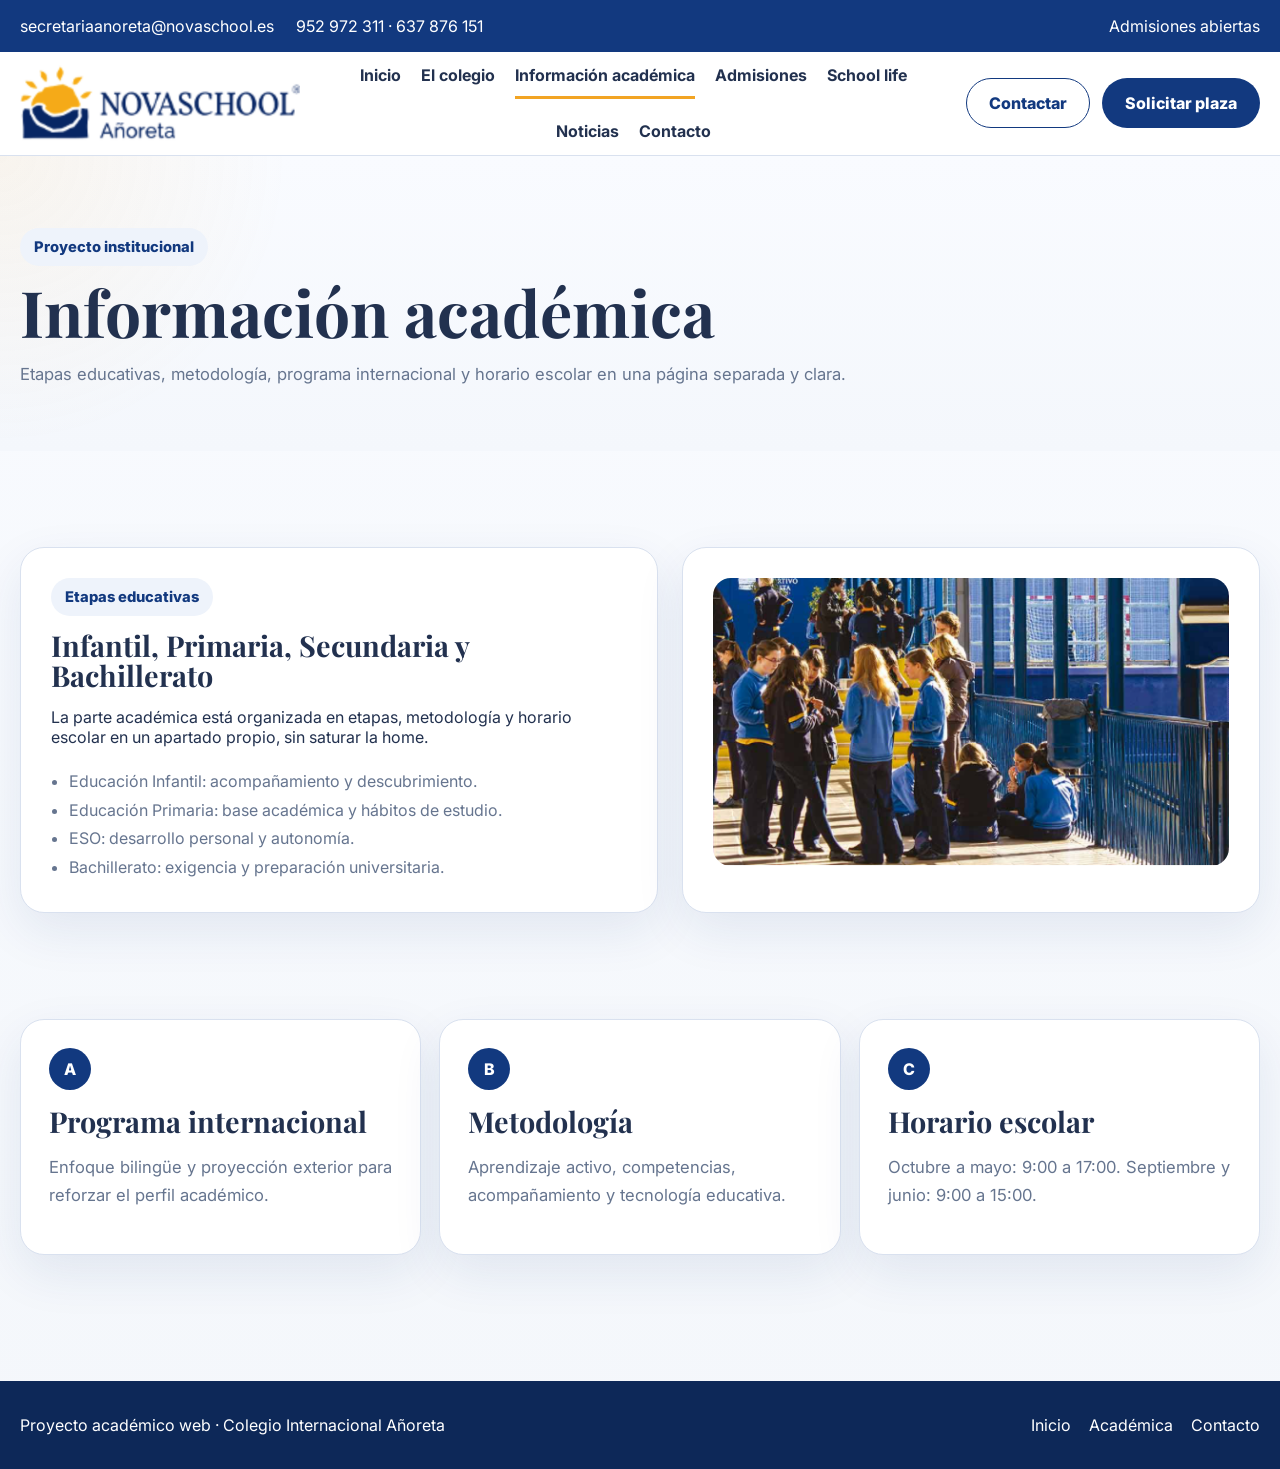
<file: academica.html>
<!DOCTYPE html><html lang="es"><head>
  <meta charset="UTF-8" />
  <meta name="viewport" content="width=device-width, initial-scale=1.0" />
  <title>Información académica | Colegio Internacional Añoreta</title>
  <meta name="description" content="Página interna del proyecto académico institucional." />
  <meta name="theme-color" content="#12397f" />
  <link rel="preconnect" href="https://fonts.googleapis.com">
  <link rel="preconnect" href="https://fonts.gstatic.com" crossorigin>
  <link href="https://fonts.googleapis.com/css2?family=Playfair+Display:wght@600;700;800&family=Inter:wght@400;500;600;700;800&display=swap" rel="stylesheet">
  <link rel="stylesheet" href="styles.css" />
</head><body><div class="topbar"><div class="container topbar-inner"><div class="topbar-group"><span>secretariaanoreta@novaschool.es</span><span>952 972 311 · 637 876 151</span></div><div class="topbar-group"><span>Admisiones abiertas</span></div></div></div><header class="site-header"><div class="container nav"><a class="brand" href="index.html"><img src="assets/logo.png" alt="Logo Novaschool Añoreta"></a><nav class="desktop-nav"><a href="index.html" class="">Inicio</a><a href="colegio.html" class="">El colegio</a><a href="academica.html" class="active">Información académica</a><a href="admisiones.html" class="">Admisiones</a><a href="school-life.html" class="">School life</a><a href="noticias.html" class="">Noticias</a><a href="contacto.html" class="">Contacto</a></nav><div class="nav-actions"><a class="btn btn-secondary" href="contacto.html">Contactar</a><a class="btn btn-primary" href="solicitud-plaza.html">Solicitar plaza</a></div><button class="menu-toggle" aria-label="Abrir menú">☰</button></div><div class="mobile-menu"><a href="index.html">Inicio</a><a href="colegio.html">El colegio</a><a href="academica.html">Información académica</a><a href="admisiones.html">Admisiones</a><a href="school-life.html">School life</a><a href="noticias.html">Noticias</a><a href="contacto.html">Contacto</a></div></header><section class="page-hero"><div class="container"><span class="eyebrow">Proyecto institucional</span><h1>Información académica</h1><p>Etapas educativas, metodología, programa internacional y horario escolar en una página separada y clara.</p></div></section><section class="section"><div class="container page-grid"><div class="page-panel"><span class="eyebrow">Etapas educativas</span><h2>Infantil, Primaria, Secundaria y Bachillerato</h2><p>La parte académica está organizada en etapas, metodología y horario escolar en un apartado propio, sin saturar la home.</p><ul class="list"><li>Educación Infantil: acompañamiento y descubrimiento.</li><li>Educación Primaria: base académica y hábitos de estudio.</li><li>ESO: desarrollo personal y autonomía.</li><li>Bachillerato: exigencia y preparación universitaria.</li></ul></div><div class="page-panel"><img src="assets/infantil.jpg" alt="Etapa infantil"></div></div></section><section class="section" style="padding-top:10px;"><div class="container timeline"><article class="timeline-card"><div class="timeline-step">A</div><h3>Programa internacional</h3><p>Enfoque bilingüe y proyección exterior para reforzar el perfil académico.</p></article><article class="timeline-card"><div class="timeline-step">B</div><h3>Metodología</h3><p>Aprendizaje activo, competencias, acompañamiento y tecnología educativa.</p></article><article class="timeline-card"><div class="timeline-step">C</div><h3>Horario escolar</h3><p>Octubre a mayo: 9:00 a 17:00. Septiembre y junio: 9:00 a 15:00.</p></article></div></section><footer class="footer"><div class="container footer-inner"><div>Proyecto académico web · Colegio Internacional Añoreta</div><div class="footer-links"><a href="index.html">Inicio</a><a href="academica.html">Académica</a><a href="contacto.html">Contacto</a></div></div></footer><script src="script.js"></script></body></html>
</file>
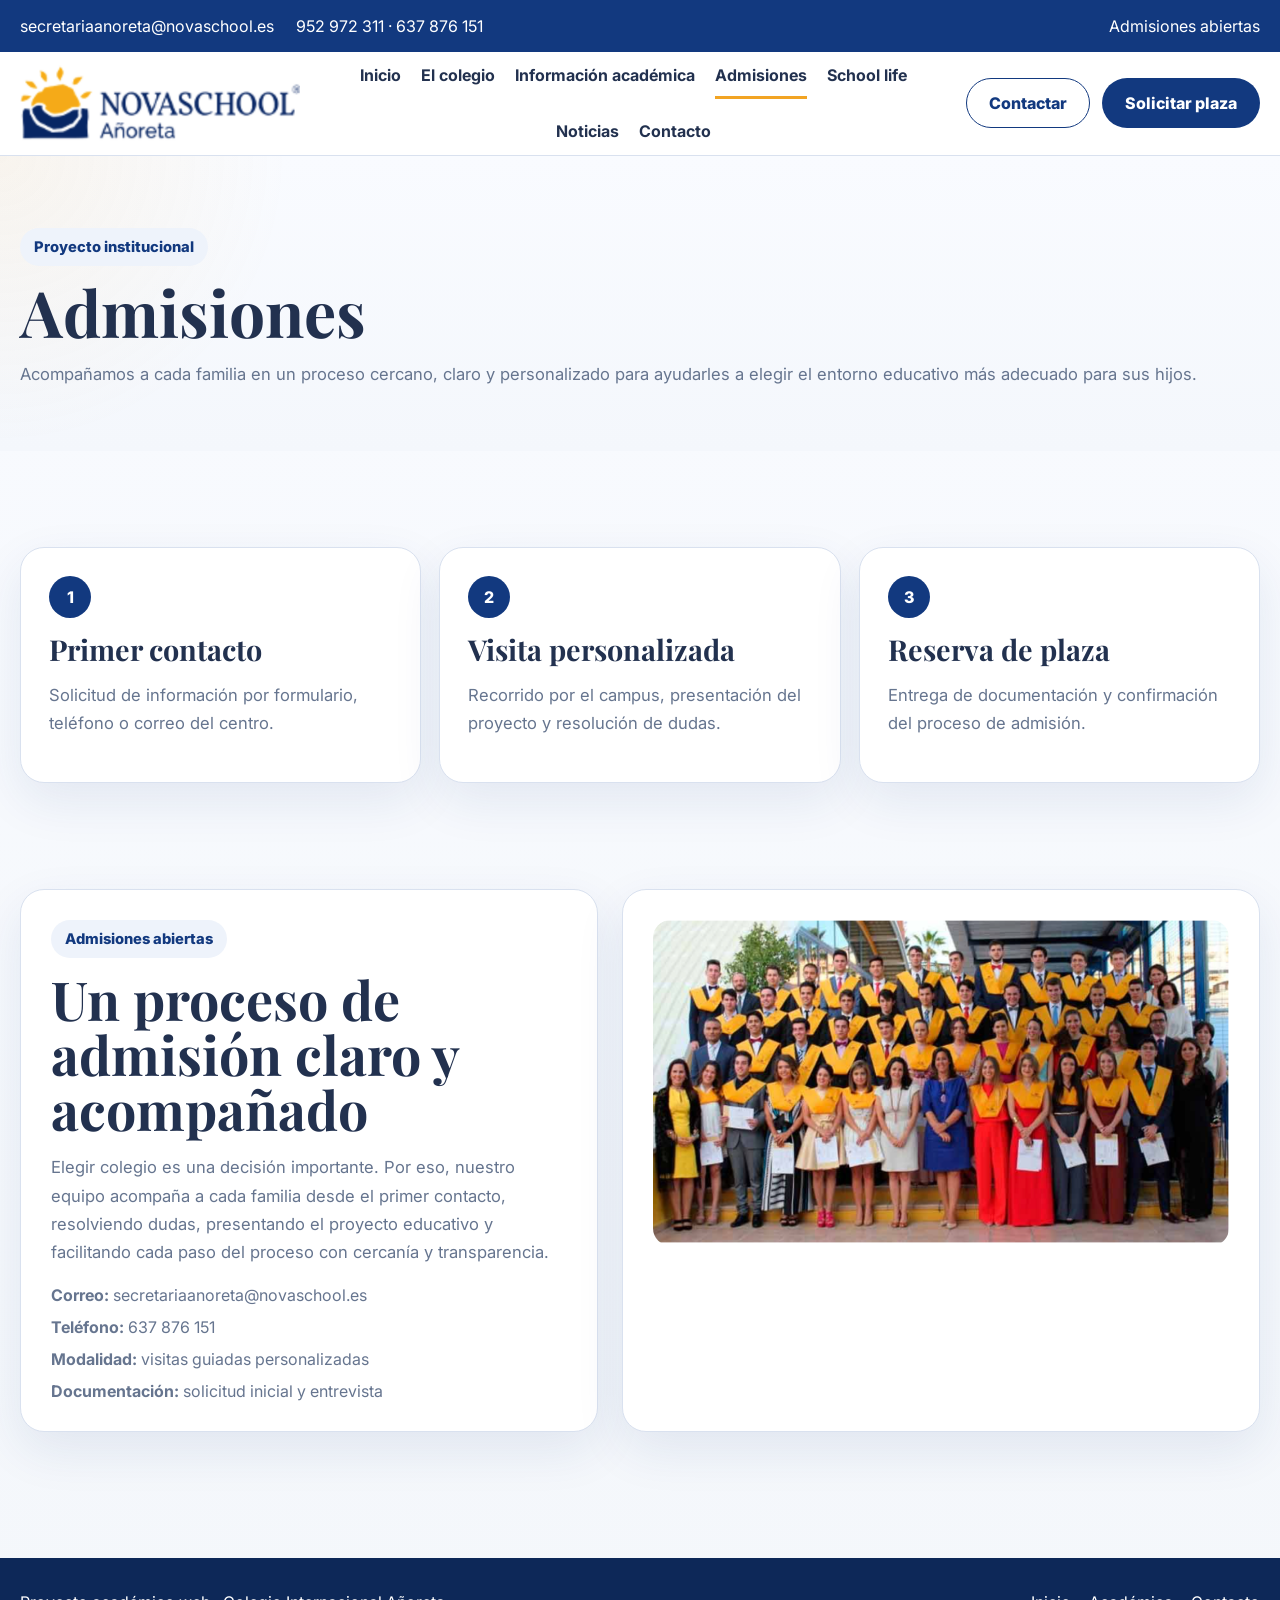
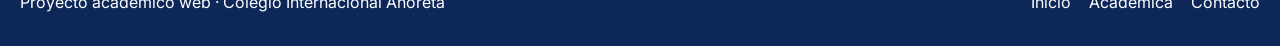
<file: admisiones.html>
<!DOCTYPE html><html lang="es"><head>
  <meta charset="UTF-8" />
  <meta name="viewport" content="width=device-width, initial-scale=1.0" />
  <title>Admisiones | Colegio Internacional Añoreta</title>
  <meta name="description" content="Página interna del proyecto académico institucional." />
  <meta name="theme-color" content="#12397f" />
  <link rel="preconnect" href="https://fonts.googleapis.com">
  <link rel="preconnect" href="https://fonts.gstatic.com" crossorigin>
  <link href="https://fonts.googleapis.com/css2?family=Playfair+Display:wght@600;700;800&family=Inter:wght@400;500;600;700;800&display=swap" rel="stylesheet">
  <link rel="stylesheet" href="styles.css" />
</head><body><div class="topbar"><div class="container topbar-inner"><div class="topbar-group"><span>secretariaanoreta@novaschool.es</span><span>952 972 311 · 637 876 151</span></div><div class="topbar-group"><span>Admisiones abiertas</span></div></div></div><header class="site-header"><div class="container nav"><a class="brand" href="index.html"><img src="assets/logo.png" alt="Logo Novaschool Añoreta"></a><nav class="desktop-nav"><a href="index.html" class="">Inicio</a><a href="colegio.html" class="">El colegio</a><a href="academica.html" class="">Información académica</a><a href="admisiones.html" class="active">Admisiones</a><a href="school-life.html" class="">School life</a><a href="noticias.html" class="">Noticias</a><a href="contacto.html" class="">Contacto</a></nav><div class="nav-actions"><a class="btn btn-secondary" href="contacto.html">Contactar</a><a class="btn btn-primary" href="solicitud-plaza.html">Solicitar plaza</a></div><button class="menu-toggle" aria-label="Abrir menú">☰</button></div><div class="mobile-menu"><a href="index.html">Inicio</a><a href="colegio.html">El colegio</a><a href="academica.html">Información académica</a><a href="admisiones.html">Admisiones</a><a href="school-life.html">School life</a><a href="noticias.html">Noticias</a><a href="contacto.html">Contacto</a></div></header><section class="page-hero"><div class="container"><span class="eyebrow">Proyecto institucional</span><h1>Admisiones</h1><p>Acompañamos a cada familia en un proceso cercano, claro y personalizado para ayudarles a elegir el entorno educativo más adecuado para sus hijos.</p></div></section><section class="section"><div class="container timeline"><article class="timeline-card"><div class="timeline-step">1</div><h3>Primer contacto</h3><p>Solicitud de información por formulario, teléfono o correo del centro.</p></article><article class="timeline-card"><div class="timeline-step">2</div><h3>Visita personalizada</h3><p>Recorrido por el campus, presentación del proyecto y resolución de dudas.</p></article><article class="timeline-card"><div class="timeline-step">3</div><h3>Reserva de plaza</h3><p>Entrega de documentación y confirmación del proceso de admisión.</p></article></div></section><section class="section" style="padding-top:10px;"><div class="container contact-grid"><div class="contact-card"><span class="eyebrow">Admisiones abiertas</span><h2>Un proceso de admisión claro y acompañado</h2><p>Elegir colegio es una decisión importante. Por eso, nuestro equipo acompaña a cada familia desde el primer contacto, resolviendo dudas, presentando el proyecto educativo y facilitando cada paso del proceso con cercanía y transparencia.</p><ul class="contact-list"><li><strong>Correo:</strong> secretariaanoreta@novaschool.es</li><li><strong>Teléfono:</strong> 637 876 151</li><li><strong>Modalidad:</strong> visitas guiadas personalizadas</li><li><strong>Documentación:</strong> solicitud inicial y entrevista</li></ul></div><div class="page-panel"><img src="assets/campus_edificio_2.png" alt="Campus del colegio"></div></div></section><footer class="footer"><div class="container footer-inner"><div>Proyecto académico web · Colegio Internacional Añoreta</div><div class="footer-links"><a href="index.html">Inicio</a><a href="academica.html">Académica</a><a href="contacto.html">Contacto</a></div></div></footer><script src="script.js"></script></body></html>
</file>
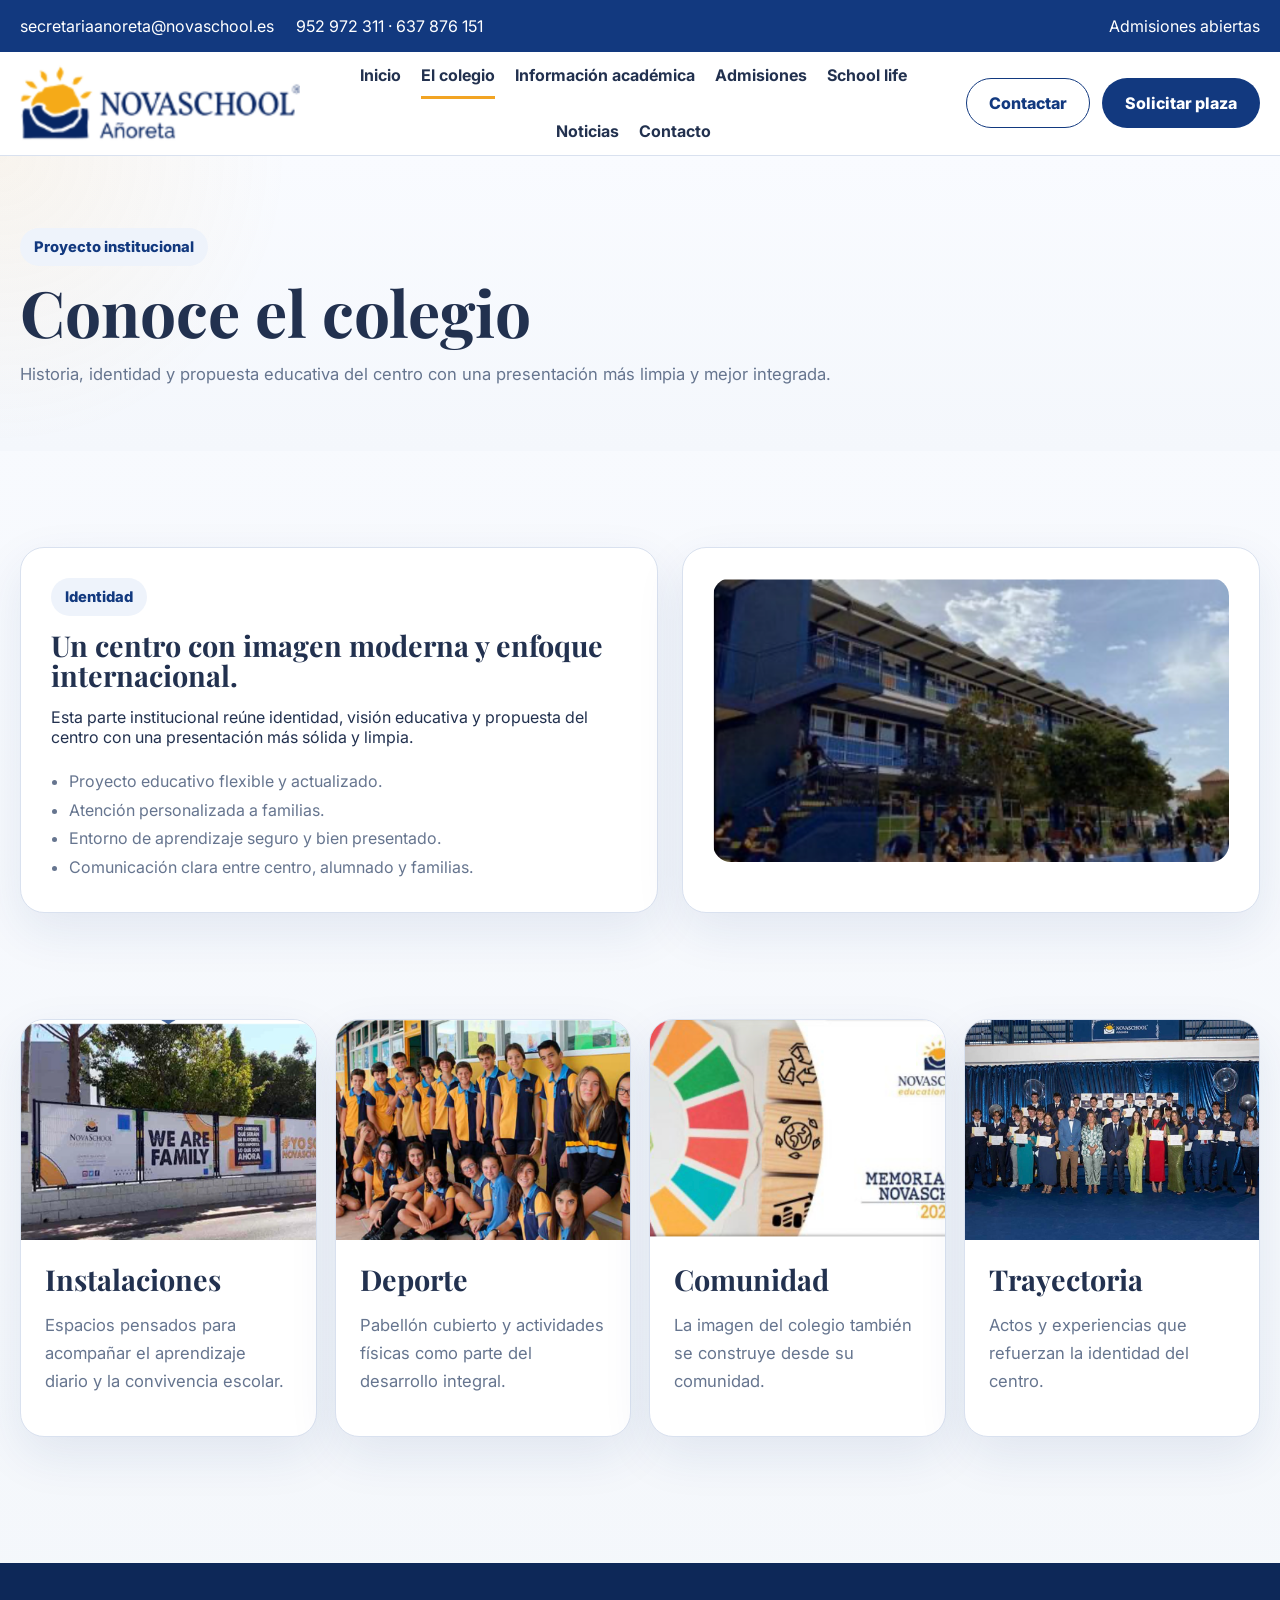
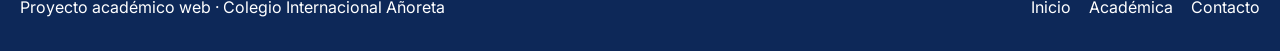
<file: colegio.html>
<!DOCTYPE html><html lang="es"><head>
  <meta charset="UTF-8" />
  <meta name="viewport" content="width=device-width, initial-scale=1.0" />
  <title>El colegio | Colegio Internacional Añoreta</title>
  <meta name="description" content="Página interna del proyecto académico institucional." />
  <meta name="theme-color" content="#12397f" />
  <link rel="preconnect" href="https://fonts.googleapis.com">
  <link rel="preconnect" href="https://fonts.gstatic.com" crossorigin>
  <link href="https://fonts.googleapis.com/css2?family=Playfair+Display:wght@600;700;800&family=Inter:wght@400;500;600;700;800&display=swap" rel="stylesheet">
  <link rel="stylesheet" href="styles.css" />
</head><body><div class="topbar"><div class="container topbar-inner"><div class="topbar-group"><span>secretariaanoreta@novaschool.es</span><span>952 972 311 · 637 876 151</span></div><div class="topbar-group"><span>Admisiones abiertas</span></div></div></div><header class="site-header"><div class="container nav"><a class="brand" href="index.html"><img src="assets/logo.png" alt="Logo Novaschool Añoreta"></a><nav class="desktop-nav"><a href="index.html" class="">Inicio</a><a href="colegio.html" class="active">El colegio</a><a href="academica.html" class="">Información académica</a><a href="admisiones.html" class="">Admisiones</a><a href="school-life.html" class="">School life</a><a href="noticias.html" class="">Noticias</a><a href="contacto.html" class="">Contacto</a></nav><div class="nav-actions"><a class="btn btn-secondary" href="contacto.html">Contactar</a><a class="btn btn-primary" href="solicitud-plaza.html">Solicitar plaza</a></div><button class="menu-toggle" aria-label="Abrir menú">☰</button></div><div class="mobile-menu"><a href="index.html">Inicio</a><a href="colegio.html">El colegio</a><a href="academica.html">Información académica</a><a href="admisiones.html">Admisiones</a><a href="school-life.html">School life</a><a href="noticias.html">Noticias</a><a href="contacto.html">Contacto</a></div></header><section class="page-hero"><div class="container"><span class="eyebrow">Proyecto institucional</span><h1>Conoce el colegio</h1><p>Historia, identidad y propuesta educativa del centro con una presentación más limpia y mejor integrada.</p></div></section><section class="section"><div class="container page-grid"><div class="page-panel"><span class="eyebrow">Identidad</span><h2>Un centro con imagen moderna y enfoque internacional.</h2><p>Esta parte institucional reúne identidad, visión educativa y propuesta del centro con una presentación más sólida y limpia.</p><ul class="list"><li>Proyecto educativo flexible y actualizado.</li><li>Atención personalizada a familias.</li><li>Entorno de aprendizaje seguro y bien presentado.</li><li>Comunicación clara entre centro, alumnado y familias.</li></ul></div><div class="page-panel"><img src="assets/edificio_azul.png" alt="Fachada del colegio"></div></div></section><section class="section" style="padding-top:10px;"><div class="container cards-grid"><article class="card"><img src="assets/campus_entrada.jpg" alt="Campus"><div class="card-body"><h3>Instalaciones</h3><p>Espacios pensados para acompañar el aprendizaje diario y la convivencia escolar.</p></div></article><article class="card"><img src="assets/pabellon_2.png" alt="Pabellón"><div class="card-body"><h3>Deporte</h3><p>Pabellón cubierto y actividades físicas como parte del desarrollo integral.</p></div></article><article class="card"><img src="assets/alumnado_pasillo.png" alt="Alumnado"><div class="card-body"><h3>Comunidad</h3><p>La imagen del colegio también se construye desde su comunidad.</p></div></article><article class="card"><img src="assets/graduacion_1.jpg" alt="Graduación"><div class="card-body"><h3>Trayectoria</h3><p>Actos y experiencias que refuerzan la identidad del centro.</p></div></article></div></section><footer class="footer"><div class="container footer-inner"><div>Proyecto académico web · Colegio Internacional Añoreta</div><div class="footer-links"><a href="index.html">Inicio</a><a href="academica.html">Académica</a><a href="contacto.html">Contacto</a></div></div></footer><script src="script.js"></script></body></html>
</file>
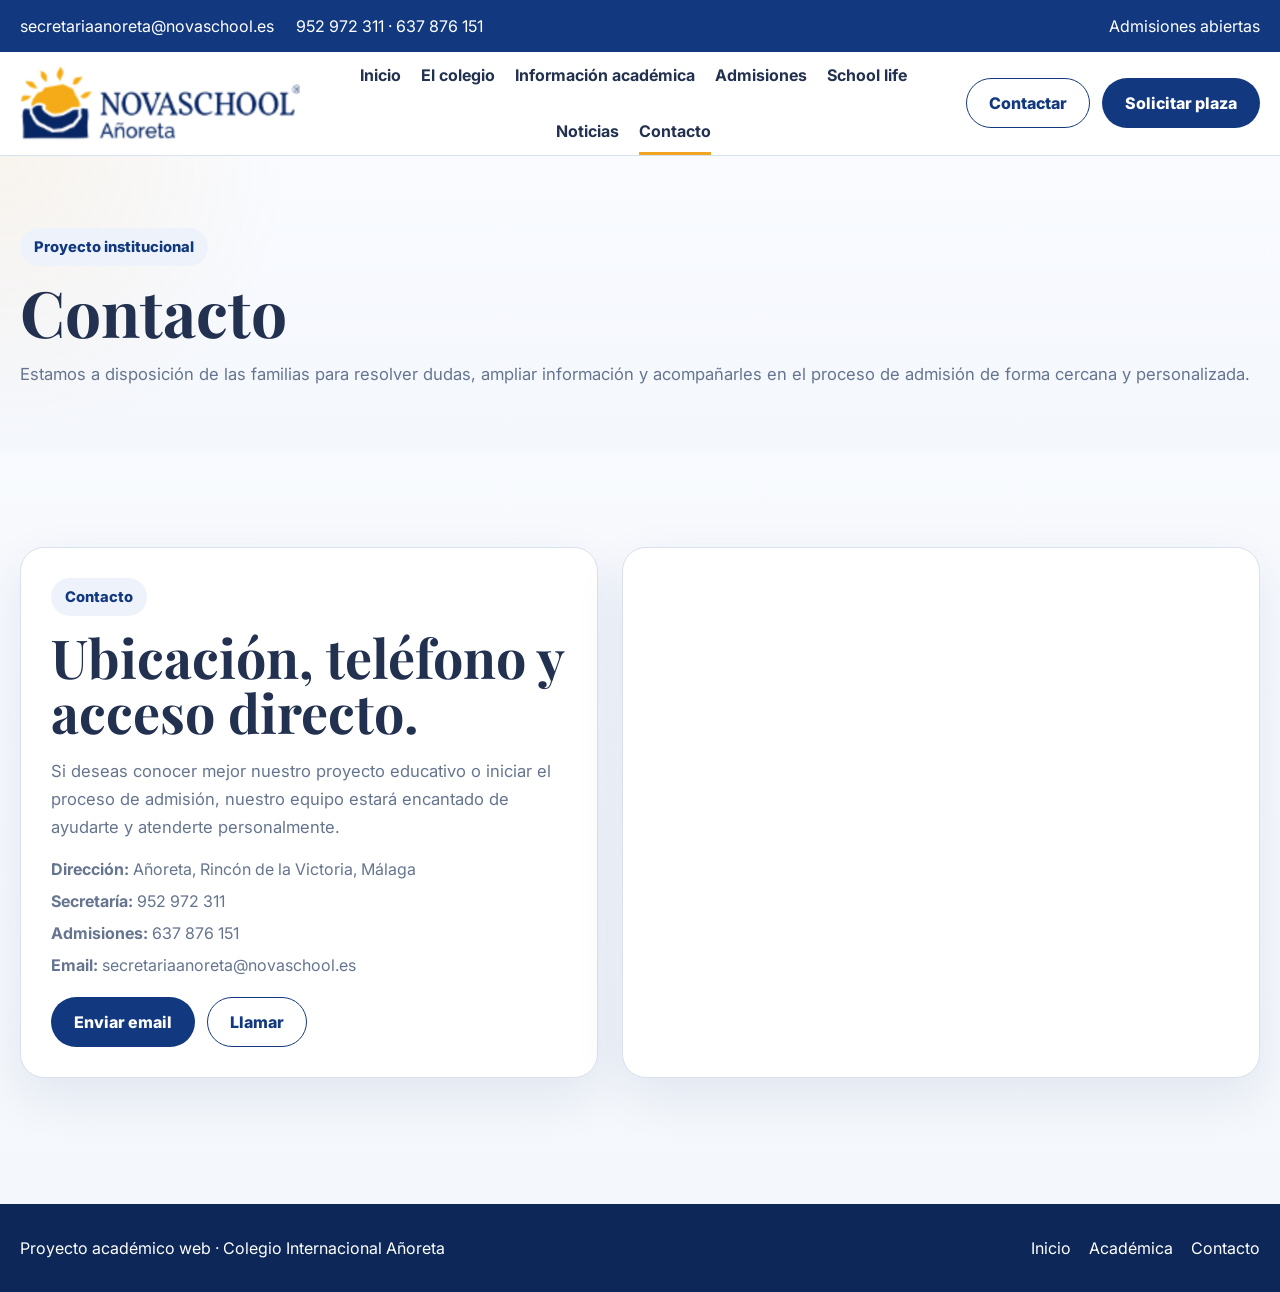
<file: contacto.html>
<!DOCTYPE html><html lang="es"><head>
  <meta charset="UTF-8" />
  <meta name="viewport" content="width=device-width, initial-scale=1.0" />
  <title>Contacto | Colegio Internacional Añoreta</title>
  <meta name="description" content="Página interna del proyecto académico institucional." />
  <meta name="theme-color" content="#12397f" />
  <link rel="preconnect" href="https://fonts.googleapis.com">
  <link rel="preconnect" href="https://fonts.gstatic.com" crossorigin>
  <link href="https://fonts.googleapis.com/css2?family=Playfair+Display:wght@600;700;800&family=Inter:wght@400;500;600;700;800&display=swap" rel="stylesheet">
  <link rel="stylesheet" href="styles.css" />
</head><body><div class="topbar"><div class="container topbar-inner"><div class="topbar-group"><span>secretariaanoreta@novaschool.es</span><span>952 972 311 · 637 876 151</span></div><div class="topbar-group"><span>Admisiones abiertas</span></div></div></div><header class="site-header"><div class="container nav"><a class="brand" href="index.html"><img src="assets/logo.png" alt="Logo Novaschool Añoreta"></a><nav class="desktop-nav"><a href="index.html" class="">Inicio</a><a href="colegio.html" class="">El colegio</a><a href="academica.html" class="">Información académica</a><a href="admisiones.html" class="">Admisiones</a><a href="school-life.html" class="">School life</a><a href="noticias.html" class="">Noticias</a><a href="contacto.html" class="active">Contacto</a></nav><div class="nav-actions"><a class="btn btn-secondary" href="contacto.html">Contactar</a><a class="btn btn-primary" href="solicitud-plaza.html">Solicitar plaza</a></div><button class="menu-toggle" aria-label="Abrir menú">☰</button></div><div class="mobile-menu"><a href="index.html">Inicio</a><a href="colegio.html">El colegio</a><a href="academica.html">Información académica</a><a href="admisiones.html">Admisiones</a><a href="school-life.html">School life</a><a href="noticias.html">Noticias</a><a href="contacto.html">Contacto</a></div></header><section class="page-hero"><div class="container"><span class="eyebrow">Proyecto institucional</span><h1>Contacto</h1><p>Estamos a disposición de las familias para resolver dudas, ampliar información y acompañarles en el proceso de admisión de forma cercana y personalizada.</p></div></section><section class="section"><div class="container contact-grid"><div class="contact-card"><span class="eyebrow">Contacto</span><h2>Ubicación, teléfono y acceso directo.</h2><p>Si deseas conocer mejor nuestro proyecto educativo o iniciar el proceso de admisión, nuestro equipo estará encantado de ayudarte y atenderte personalmente.</p><ul class="contact-list"><li><strong>Dirección:</strong> Añoreta, Rincón de la Victoria, Málaga</li><li><strong>Secretaría:</strong> 952 972 311</li><li><strong>Admisiones:</strong> 637 876 151</li><li><strong>Email:</strong> secretariaanoreta@novaschool.es</li></ul><div style="margin-top:22px;display:flex;gap:12px;flex-wrap:wrap;"><a class="btn btn-primary" href="mailto:secretariaanoreta@novaschool.es">Enviar email</a><a class="btn btn-secondary" href="tel:+34952972311">Llamar</a></div></div><div class="contact-card" style="padding:18px;"><iframe class="map-embed" title="Mapa del colegio" src="https://www.google.com/maps?q=A%C3%B1oreta%20Rinc%C3%B3n%20de%20la%20Victoria%20M%C3%A1laga&output=embed" loading="lazy"></iframe></div></div></section><footer class="footer"><div class="container footer-inner"><div>Proyecto académico web · Colegio Internacional Añoreta</div><div class="footer-links"><a href="index.html">Inicio</a><a href="academica.html">Académica</a><a href="contacto.html">Contacto</a></div></div></footer><script src="script.js"></script></body></html>
</file>
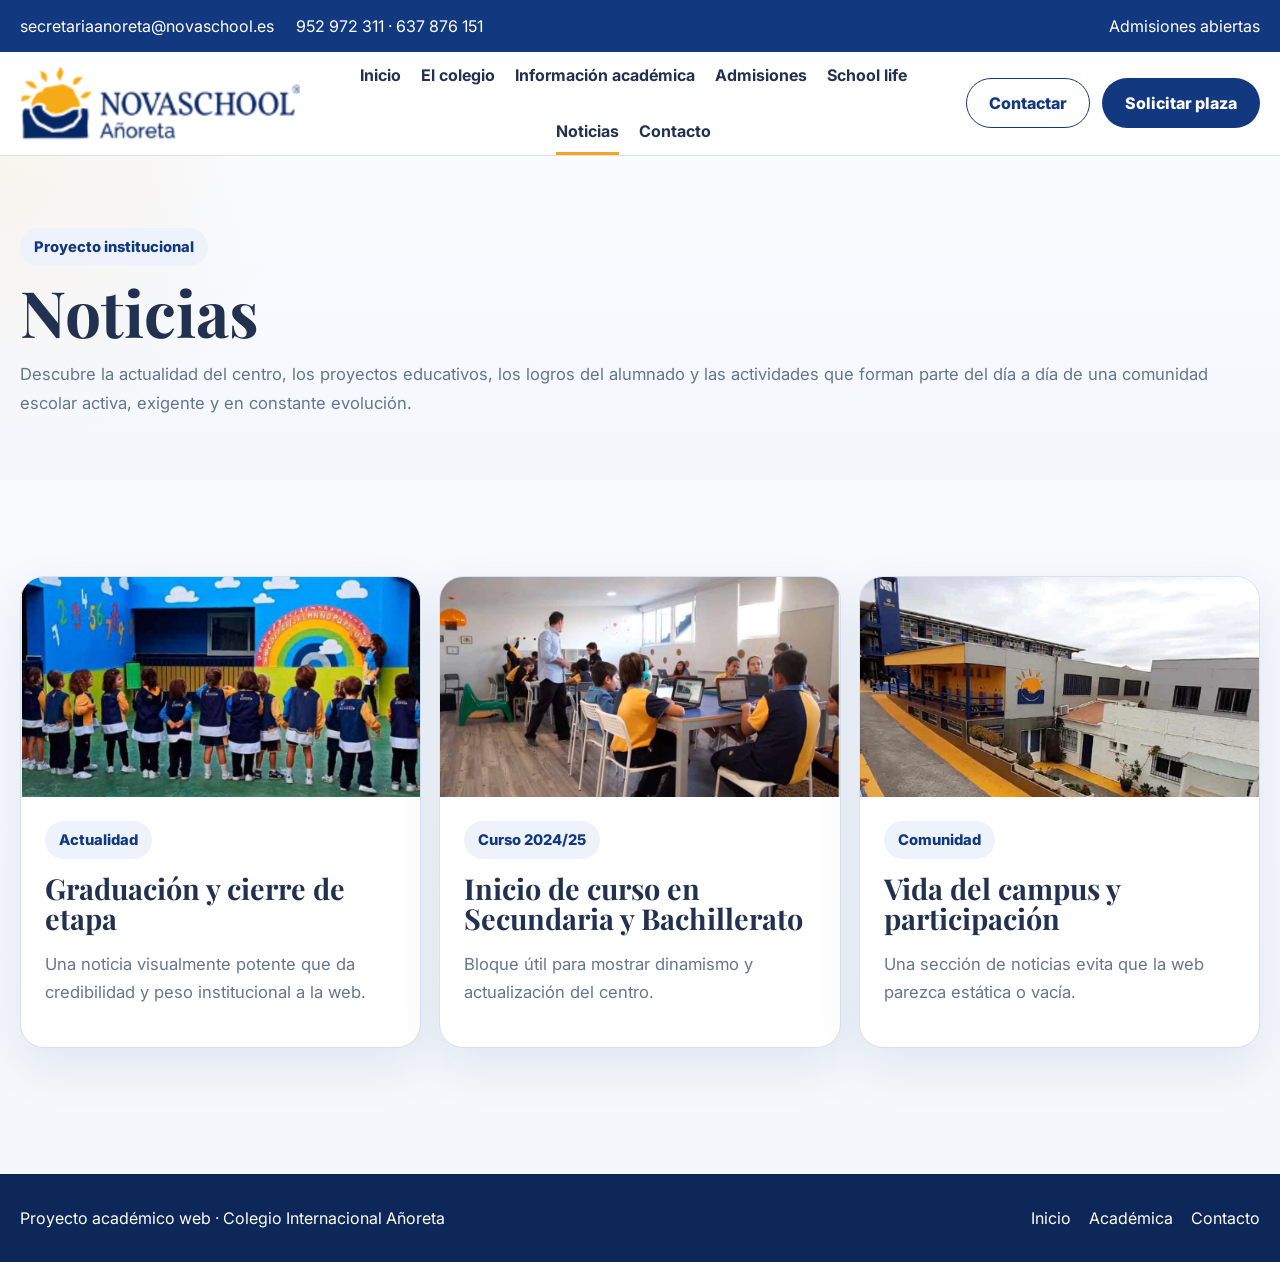
<file: noticias.html>
<!DOCTYPE html><html lang="es"><head>
  <meta charset="UTF-8" />
  <meta name="viewport" content="width=device-width, initial-scale=1.0" />
  <title>Noticias | Colegio Internacional Añoreta</title>
  <meta name="description" content="Página interna del proyecto académico institucional." />
  <meta name="theme-color" content="#12397f" />
  <link rel="preconnect" href="https://fonts.googleapis.com">
  <link rel="preconnect" href="https://fonts.gstatic.com" crossorigin>
  <link href="https://fonts.googleapis.com/css2?family=Playfair+Display:wght@600;700;800&family=Inter:wght@400;500;600;700;800&display=swap" rel="stylesheet">
  <link rel="stylesheet" href="styles.css" />
</head><body><div class="topbar"><div class="container topbar-inner"><div class="topbar-group"><span>secretariaanoreta@novaschool.es</span><span>952 972 311 · 637 876 151</span></div><div class="topbar-group"><span>Admisiones abiertas</span></div></div></div><header class="site-header"><div class="container nav"><a class="brand" href="index.html"><img src="assets/logo.png" alt="Logo Novaschool Añoreta"></a><nav class="desktop-nav"><a href="index.html" class="">Inicio</a><a href="colegio.html" class="">El colegio</a><a href="academica.html" class="">Información académica</a><a href="admisiones.html" class="">Admisiones</a><a href="school-life.html" class="">School life</a><a href="noticias.html" class="active">Noticias</a><a href="contacto.html" class="">Contacto</a></nav><div class="nav-actions"><a class="btn btn-secondary" href="contacto.html">Contactar</a><a class="btn btn-primary" href="solicitud-plaza.html">Solicitar plaza</a></div><button class="menu-toggle" aria-label="Abrir menú">☰</button></div><div class="mobile-menu"><a href="index.html">Inicio</a><a href="colegio.html">El colegio</a><a href="academica.html">Información académica</a><a href="admisiones.html">Admisiones</a><a href="school-life.html">School life</a><a href="noticias.html">Noticias</a><a href="contacto.html">Contacto</a></div></header><section class="page-hero"><div class="container"><span class="eyebrow">Proyecto institucional</span><h1>Noticias</h1><p>Descubre la actualidad del centro, los proyectos educativos, los logros del alumnado y las actividades que forman parte del día a día de una comunidad escolar activa, exigente y en constante evolución.</p></div></section><section class="section"><div class="container news-grid"><article class="news-card"><img src="assets/graduacion_2.png" alt="Graduación"><div class="news-body"><span class="eyebrow">Actualidad</span><h3>Graduación y cierre de etapa</h3><p>Una noticia visualmente potente que da credibilidad y peso institucional a la web.</p></div></article><article class="news-card"><img src="assets/campus_entrada_2.png" alt="Inicio de curso"><div class="news-body"><span class="eyebrow">Curso 2024/25</span><h3>Inicio de curso en Secundaria y Bachillerato</h3><p>Bloque útil para mostrar dinamismo y actualización del centro.</p></div></article><article class="news-card"><img src="assets/campus_pasillo.jpg" alt="Actividad escolar"><div class="news-body"><span class="eyebrow">Comunidad</span><h3>Vida del campus y participación</h3><p>Una sección de noticias evita que la web parezca estática o vacía.</p></div></article></div></section><footer class="footer"><div class="container footer-inner"><div>Proyecto académico web · Colegio Internacional Añoreta</div><div class="footer-links"><a href="index.html">Inicio</a><a href="academica.html">Académica</a><a href="contacto.html">Contacto</a></div></div></footer><script src="script.js"></script></body></html>
</file>
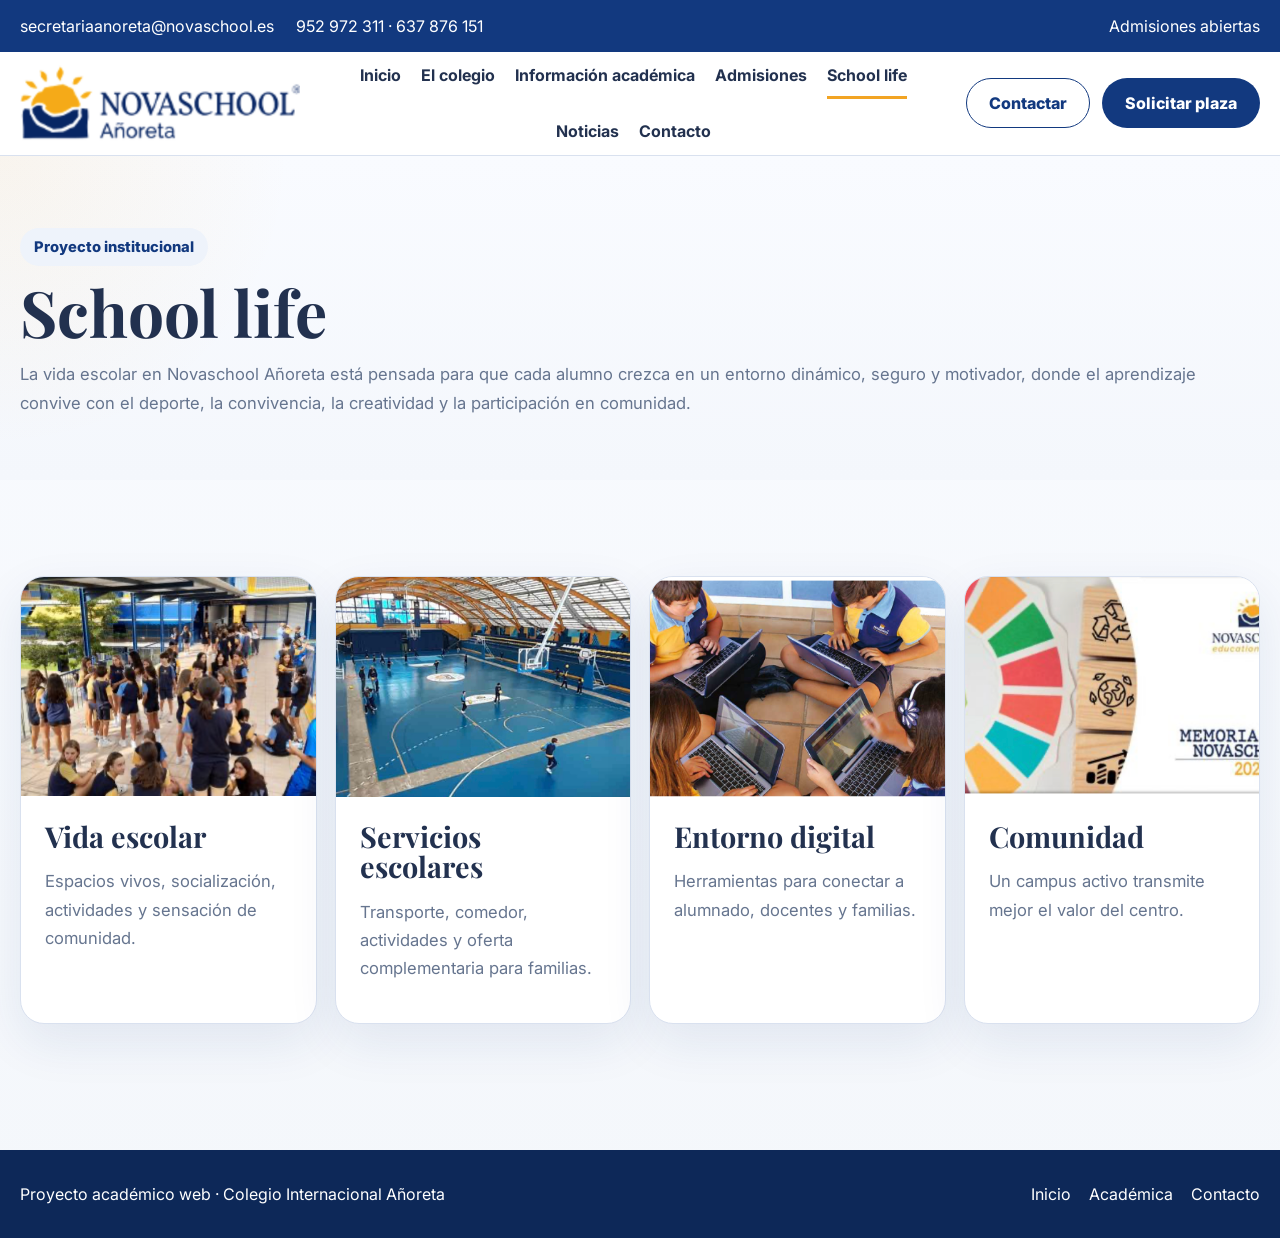
<file: school-life.html>
<!DOCTYPE html><html lang="es"><head>
  <meta charset="UTF-8" />
  <meta name="viewport" content="width=device-width, initial-scale=1.0" />
  <title>School life | Colegio Internacional Añoreta</title>
  <meta name="description" content="Página interna del proyecto académico institucional." />
  <meta name="theme-color" content="#12397f" />
  <link rel="preconnect" href="https://fonts.googleapis.com">
  <link rel="preconnect" href="https://fonts.gstatic.com" crossorigin>
  <link href="https://fonts.googleapis.com/css2?family=Playfair+Display:wght@600;700;800&family=Inter:wght@400;500;600;700;800&display=swap" rel="stylesheet">
  <link rel="stylesheet" href="styles.css" />
</head><body><div class="topbar"><div class="container topbar-inner"><div class="topbar-group"><span>secretariaanoreta@novaschool.es</span><span>952 972 311 · 637 876 151</span></div><div class="topbar-group"><span>Admisiones abiertas</span></div></div></div><header class="site-header"><div class="container nav"><a class="brand" href="index.html"><img src="assets/logo.png" alt="Logo Novaschool Añoreta"></a><nav class="desktop-nav"><a href="index.html" class="">Inicio</a><a href="colegio.html" class="">El colegio</a><a href="academica.html" class="">Información académica</a><a href="admisiones.html" class="">Admisiones</a><a href="school-life.html" class="active">School life</a><a href="noticias.html" class="">Noticias</a><a href="contacto.html" class="">Contacto</a></nav><div class="nav-actions"><a class="btn btn-secondary" href="contacto.html">Contactar</a><a class="btn btn-primary" href="solicitud-plaza.html">Solicitar plaza</a></div><button class="menu-toggle" aria-label="Abrir menú">☰</button></div><div class="mobile-menu"><a href="index.html">Inicio</a><a href="colegio.html">El colegio</a><a href="academica.html">Información académica</a><a href="admisiones.html">Admisiones</a><a href="school-life.html">School life</a><a href="noticias.html">Noticias</a><a href="contacto.html">Contacto</a></div></header><section class="page-hero"><div class="container"><span class="eyebrow">Proyecto institucional</span><h1>School life</h1><p>La vida escolar en Novaschool Añoreta está pensada para que cada alumno crezca en un entorno dinámico, seguro y motivador, donde el aprendizaje convive con el deporte, la convivencia, la creatividad y la participación en comunidad.</p></div></section><section class="section"><div class="container cards-grid"><article class="card"><img src="assets/vida_escolar.png" alt="Vida escolar"><div class="card-body"><h3>Vida escolar</h3><p>Espacios vivos, socialización, actividades y sensación de comunidad.</p></div></article><article class="card"><img src="assets/pabellon.jpg" alt="Servicios"><div class="card-body"><h3>Servicios escolares</h3><p>Transporte, comedor, actividades y oferta complementaria para familias.</p></div></article><article class="card"><img src="assets/aula_tech.png" alt="Tecnología"><div class="card-body"><h3>Entorno digital</h3><p>Herramientas para conectar a alumnado, docentes y familias.</p></div></article><article class="card"><img src="assets/alumnado_pasillo.png" alt="Comunidad"><div class="card-body"><h3>Comunidad</h3><p>Un campus activo transmite mejor el valor del centro.</p></div></article></div></section><footer class="footer"><div class="container footer-inner"><div>Proyecto académico web · Colegio Internacional Añoreta</div><div class="footer-links"><a href="index.html">Inicio</a><a href="academica.html">Académica</a><a href="contacto.html">Contacto</a></div></div></footer><script src="script.js"></script></body></html>
</file>
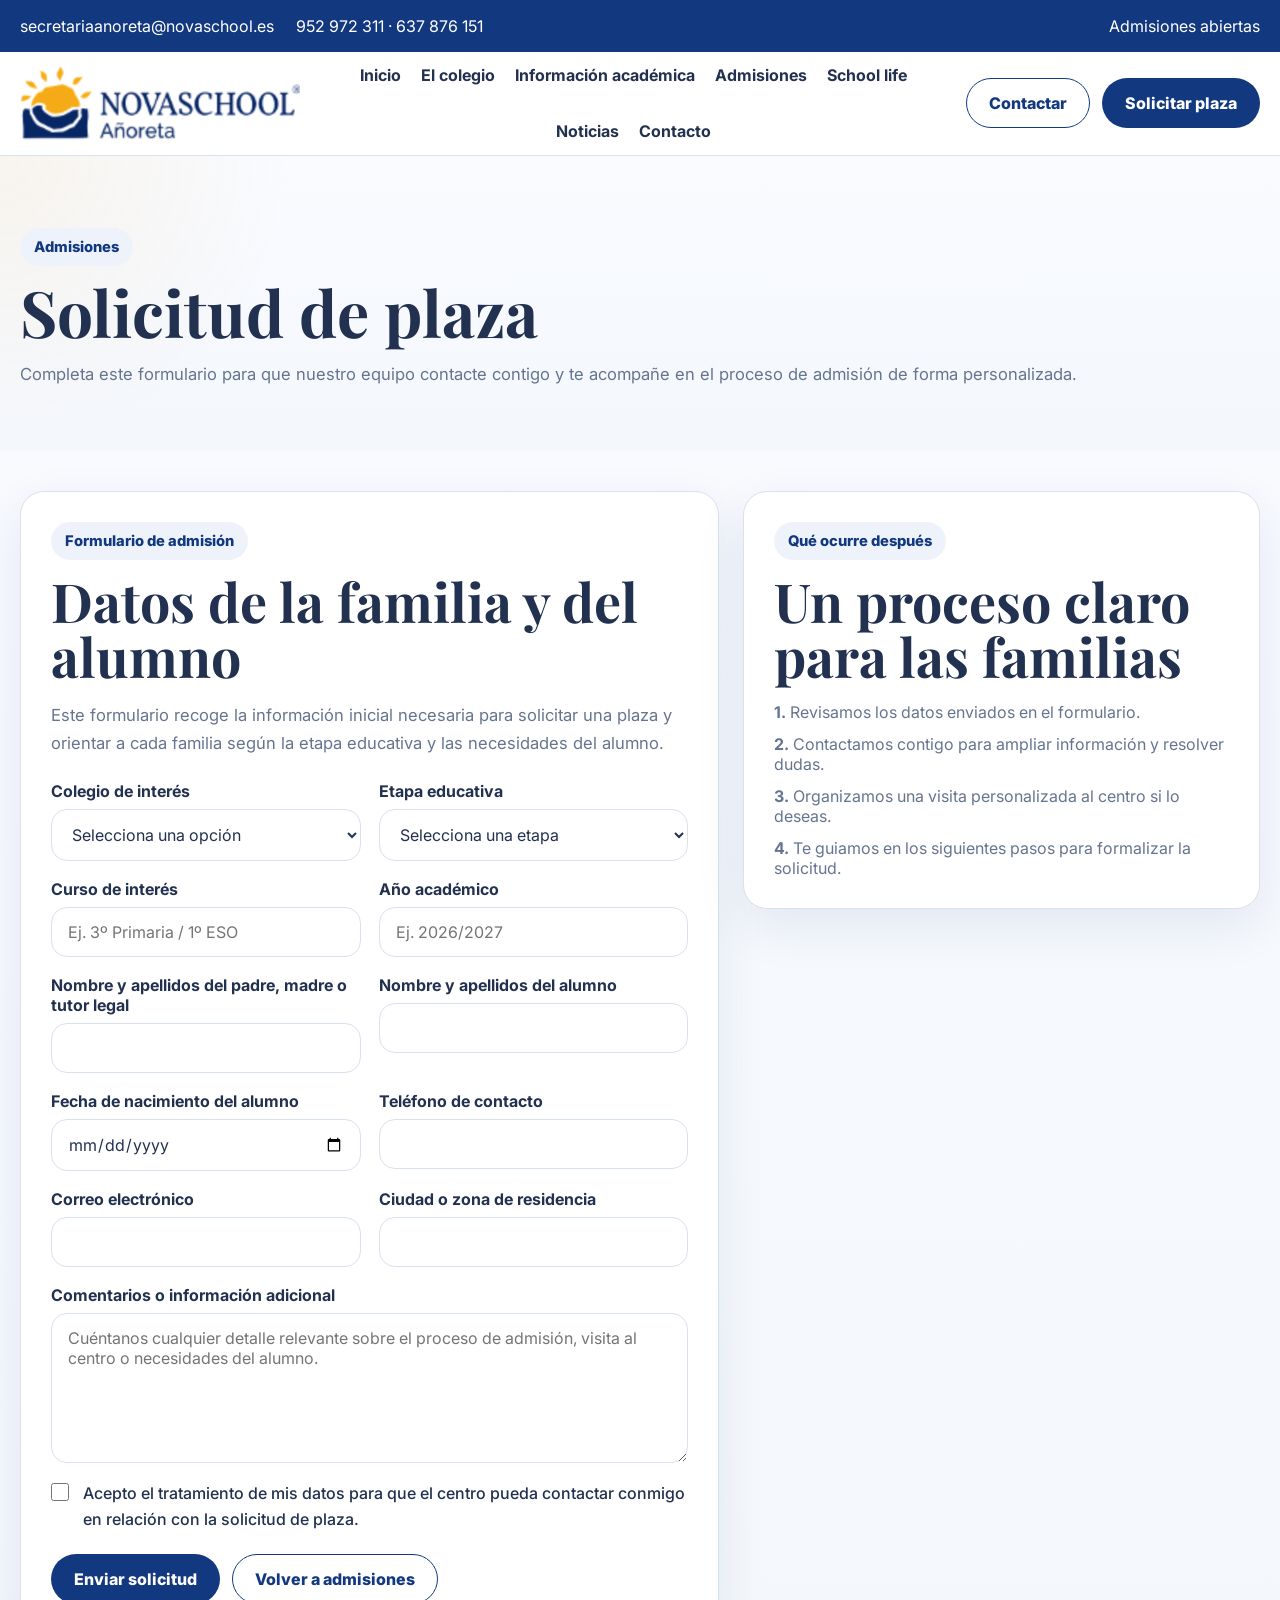
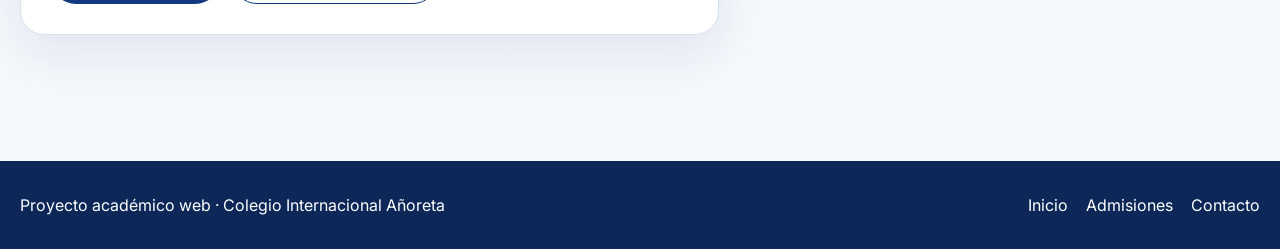
<file: solicitud-plaza.html>
<!DOCTYPE html><html lang="es"><head>
  <meta charset="UTF-8" />
  <meta name="viewport" content="width=device-width, initial-scale=1.0" />
  <title>Solicitud de plaza | Colegio Novaschool Añoreta</title>
  <meta name="description" content="Formulario de solicitud de plaza para familias interesadas en el centro." />
  <meta name="theme-color" content="#12397f" />
  <link rel="preconnect" href="https://fonts.googleapis.com">
  <link rel="preconnect" href="https://fonts.gstatic.com" crossorigin>
  <link href="https://fonts.googleapis.com/css2?family=Playfair+Display:wght@600;700;800&family=Inter:wght@400;500;600;700;800&display=swap" rel="stylesheet">
  <link rel="stylesheet" href="styles.css" />
</head>
<body>
<div class="topbar"><div class="container topbar-inner"><div class="topbar-group"><span>secretariaanoreta@novaschool.es</span><span>952 972 311 · 637 876 151</span></div><div class="topbar-group"><span>Admisiones abiertas</span></div></div></div>
<header class="site-header"><div class="container nav"><a class="brand" href="index.html"><img src="assets/logo.png" alt="Logo Novaschool Añoreta"></a><nav class="desktop-nav"><a href="index.html">Inicio</a><a href="colegio.html">El colegio</a><a href="academica.html">Información académica</a><a href="admisiones.html">Admisiones</a><a href="school-life.html">School life</a><a href="noticias.html">Noticias</a><a href="contacto.html">Contacto</a></nav><div class="nav-actions"><a class="btn btn-secondary" href="contacto.html">Contactar</a><a class="btn btn-primary" href="solicitud-plaza.html">Solicitar plaza</a></div><button class="menu-toggle" aria-label="Abrir menú">☰</button></div><div class="mobile-menu"><a href="index.html">Inicio</a><a href="colegio.html">El colegio</a><a href="academica.html">Información académica</a><a href="admisiones.html">Admisiones</a><a href="school-life.html">School life</a><a href="noticias.html">Noticias</a><a href="contacto.html">Contacto</a><a href="solicitud-plaza.html">Solicitar plaza</a></div></header>

<section class="page-hero">
  <div class="container">
    <span class="eyebrow">Admisiones</span>
    <h1>Solicitud de plaza</h1>
    <p>Completa este formulario para que nuestro equipo contacte contigo y te acompañe en el proceso de admisión de forma personalizada.</p>
  </div>
</section>

<section class="section" style="padding-top:40px;">
  <div class="container">
    <div class="form-layout">
      <div class="contact-card form-side-card">
        <span class="eyebrow">Formulario de admisión</span>
        <h2>Datos de la familia y del alumno</h2>
        <p>Este formulario recoge la información inicial necesaria para solicitar una plaza y orientar a cada familia según la etapa educativa y las necesidades del alumno.</p>

        <form class="admissions-form" onsubmit="return handleAdmissionForm(event)">
          <div class="form-grid">
            <div class="form-field">
              <label for="colegio">Colegio de interés</label>
              <select id="colegio" name="colegio" required>
                <option value="">Selecciona una opción</option>
                <option>Novaschool Añoreta</option>
                <option>Novaschool Benalmádena</option>
                <option>Novaschool Sunland</option>
                <option>Otro centro Novaschool</option>
              </select>
            </div>

            <div class="form-field">
              <label for="etapa">Etapa educativa</label>
              <select id="etapa" name="etapa" required>
                <option value="">Selecciona una etapa</option>
                <option>Infantil</option>
                <option>Primaria</option>
                <option>ESO</option>
                <option>Bachillerato</option>
              </select>
            </div>

            <div class="form-field">
              <label for="curso">Curso de interés</label>
              <input id="curso" name="curso" type="text" placeholder="Ej. 3º Primaria / 1º ESO" required>
            </div>

            <div class="form-field">
              <label for="anio">Año académico</label>
              <input id="anio" name="anio" type="text" placeholder="Ej. 2026/2027" required>
            </div>

            <div class="form-field">
              <label for="nombre-padre">Nombre y apellidos del padre, madre o tutor legal</label>
              <input id="nombre-padre" name="nombre-padre" type="text" required>
            </div>

            <div class="form-field">
              <label for="nombre-alumno">Nombre y apellidos del alumno</label>
              <input id="nombre-alumno" name="nombre-alumno" type="text" required>
            </div>

            <div class="form-field">
              <label for="fecha-nacimiento">Fecha de nacimiento del alumno</label>
              <input id="fecha-nacimiento" name="fecha-nacimiento" type="date" required>
            </div>

            <div class="form-field">
              <label for="telefono">Teléfono de contacto</label>
              <input id="telefono" name="telefono" type="tel" required>
            </div>

            <div class="form-field">
              <label for="email">Correo electrónico</label>
              <input id="email" name="email" type="email" required>
            </div>

            <div class="form-field">
              <label for="ciudad">Ciudad o zona de residencia</label>
              <input id="ciudad" name="ciudad" type="text" required>
            </div>

            <div class="form-field form-field-full">
              <label for="comentarios">Comentarios o información adicional</label>
              <textarea id="comentarios" name="comentarios" rows="5" placeholder="Cuéntanos cualquier detalle relevante sobre el proceso de admisión, visita al centro o necesidades del alumno."></textarea>
            </div>

            <div class="form-field form-field-full checkbox-field">
              <label><input type="checkbox" required> Acepto el tratamiento de mis datos para que el centro pueda contactar conmigo en relación con la solicitud de plaza.</label>
            </div>
          </div>

          <div class="form-actions">
            <button class="btn btn-primary" type="submit">Enviar solicitud</button>
            <a class="btn btn-secondary" href="admisiones.html">Volver a admisiones</a>
          </div>
        </form>

        <div id="form-success" class="form-success" style="display:none;">
          Solicitud enviada correctamente. Nuestro equipo se pondrá en contacto contigo lo antes posible.
        </div>
      </div>

      <div class="contact-card form-side-card">
        <span class="eyebrow">Qué ocurre después</span>
        <h2>Un proceso claro para las familias</h2>
        <ul class="contact-list">
          <li><strong>1.</strong> Revisamos los datos enviados en el formulario.</li>
          <li><strong>2.</strong> Contactamos contigo para ampliar información y resolver dudas.</li>
          <li><strong>3.</strong> Organizamos una visita personalizada al centro si lo deseas.</li>
          <li><strong>4.</strong> Te guiamos en los siguientes pasos para formalizar la solicitud.</li>
        </ul>
      </div>
    </div>
  </div>
</section>

<footer class="footer"><div class="container footer-inner"><div>Proyecto académico web · Colegio Internacional Añoreta</div><div class="footer-links"><a href="index.html">Inicio</a><a href="admisiones.html">Admisiones</a><a href="contacto.html">Contacto</a></div></div></footer>
<script src="script.js"></script>
</body></html>
</file>
<file: styles.css>
*{box-sizing:border-box}
html{scroll-behavior:smooth}
:root{--navy:#12397f;--navy-dark:#0d2858;--gold:#f2a423;--text:#22314f;--muted:#66758f;--bg:#f5f7fb;--line:#d9e1ef;--soft:#eef3fb;--white:#ffffff;--shadow:0 18px 50px rgba(18,57,127,.09);--radius:24px;--max:1240px;}
body{margin:0;font-family:Inter,system-ui,-apple-system,BlinkMacSystemFont,"Segoe UI",sans-serif;color:var(--text);background:linear-gradient(180deg,#f9fbff 0%,#f4f7fb 100%)}
img{display:block;max-width:100%}a{text-decoration:none;color:inherit}button{font:inherit}.container{width:min(var(--max),calc(100% - 40px));margin:0 auto}.topbar{background:var(--navy);color:#fff}.topbar-inner{min-height:52px;display:flex;align-items:center;justify-content:space-between;gap:20px;font-size:1rem}.topbar-group{display:flex;gap:22px;flex-wrap:wrap;align-items:center}.site-header{position:sticky;top:0;z-index:60;background:rgba(255,255,255,.97);backdrop-filter:blur(12px);border-bottom:1px solid var(--line)}.nav{min-height:96px;display:grid;grid-template-columns:auto 1fr auto;align-items:center;gap:26px}.brand{display:flex;align-items:center;gap:16px;min-width:0}.brand img{width:280px;max-width:100%;height:auto;object-fit:contain}.brand-text{font-weight:800;font-size:1.08rem;line-height:1.06;max-width:200px}.desktop-nav{display:flex;justify-content:center;align-items:center;gap:20px;flex-wrap:wrap;font-weight:700}.desktop-nav a{position:relative;padding:8px 0}.desktop-nav a::after{content:"";position:absolute;left:0;bottom:-6px;width:0;height:3px;background:var(--gold);transition:.22s}.desktop-nav a:hover::after,.desktop-nav a.active::after{width:100%}.nav-actions{display:flex;gap:12px;align-items:center}.menu-toggle{display:none;border:1px solid var(--line);background:#fff;border-radius:14px;padding:10px 13px;font-weight:800}.mobile-menu{display:none;padding:0 20px 18px;border-top:1px solid var(--line);background:#fff}.mobile-menu.open{display:grid;gap:12px}.mobile-menu a{padding-top:10px;color:var(--muted);font-weight:700}.btn{display:inline-flex;align-items:center;justify-content:center;padding:14px 22px;border-radius:999px;font-weight:800;border:1px solid transparent;transition:.18s;white-space:nowrap}.btn:hover{transform:translateY(-1px)}.btn-primary{background:var(--navy);color:#fff}.btn-secondary{background:#fff;color:var(--navy);border-color:var(--navy)}.btn-gold{background:var(--gold);color:#142443}.hero{background:radial-gradient(circle at top right, rgba(242,164,35,.16), transparent 24%),radial-gradient(circle at bottom left, rgba(18,57,127,.12), transparent 28%),linear-gradient(135deg,#eef4ff 0%,#dde8fb 55%,#f7f9ff 100%)}.hero-content{min-height:72vh;display:grid;grid-template-columns:1.08fr .92fr;gap:36px;align-items:center}.hero-copy{max-width:720px;padding:88px 0 72px}.hero-badges{display:flex;flex-wrap:wrap;gap:12px;margin-bottom:24px}.hero-badges span{padding:10px 14px;border-radius:999px;background:#fff;border:1px solid var(--line);color:var(--navy);font-weight:700}.hero h1{margin:0;font-family:"Playfair Display",Georgia,serif;font-size:clamp(3rem,6vw,5.5rem);line-height:.95;letter-spacing:-.02em;color:var(--navy-dark)}.hero-lead{margin:22px 0 30px;font-size:1.14rem;color:var(--text);max-width:640px}.hero-actions{display:flex;gap:14px;flex-wrap:wrap}.hero-card{justify-self:end;width:min(500px,100%);background:#fff;border-radius:28px;box-shadow:var(--shadow);border:1px solid var(--line)}.hero-card-body{padding:34px 32px}.hero-card-body h3{margin:0 0 18px;font-family:"Playfair Display",Georgia,serif;font-size:2.15rem;color:var(--navy);text-align:center}.schedule-block{padding:18px 0;text-align:center;border-top:1px solid var(--line)}.schedule-block:first-of-type{border-top:none;padding-top:0}.schedule-block strong{display:block;margin-bottom:10px;font-size:1.08rem}.schedule-block p{margin:0;color:var(--muted);line-height:1.6}.hero-card-footer{margin-top:18px;text-align:center}.section{padding:96px 0}.section-heading{max-width:780px;margin:0 auto 40px;text-align:center}.eyebrow{display:inline-block;padding:10px 14px;border-radius:999px;background:var(--soft);color:var(--navy);font-size:.92rem;font-weight:800;margin-bottom:14px}.section h2{margin:0;font-family:"Playfair Display",Georgia,serif;font-size:clamp(2.3rem,4.2vw,4rem);line-height:1.02}.section-heading p,.page-hero p,.card p,.split-copy p,.timeline-card p,.news-card p,.contact-card p,.stat-card span,.feature-copy p{color:var(--muted);font-size:1.04rem;line-height:1.7}.stats-grid,.cards-grid,.feature-grid,.timeline,.news-grid{display:grid;gap:18px}.stats-grid{grid-template-columns:repeat(4,1fr)}.cards-grid{grid-template-columns:repeat(4,1fr)}.feature-grid{grid-template-columns:repeat(4,1fr)}.timeline,.news-grid{grid-template-columns:repeat(3,1fr)}.stat-card,.card,.timeline-card,.news-card,.contact-card,.page-panel,.feature-card{background:#fff;border:1px solid var(--line);border-radius:var(--radius);box-shadow:var(--shadow)}.stat-card{padding:28px;text-align:center}.stat-card strong{display:block;font-size:2rem;color:var(--navy);margin-bottom:8px;font-family:"Playfair Display",Georgia,serif}.card,.feature-card,.news-card{overflow:hidden}.card img,.feature-card img,.news-card img{width:100%;height:220px;object-fit:cover}.feature-card img{height:200px}.card-body,.feature-copy,.news-body{padding:24px}.card h3,.feature-copy h3,.timeline-card h3,.news-card h3,.contact-card h3,.page-panel h2{margin:0 0 12px;font-family:"Playfair Display",Georgia,serif;font-size:1.8rem;line-height:1.05}.split{display:grid;grid-template-columns:1fr 1fr;gap:24px;align-items:center}.split-media,.split-copy{background:#fff;border:1px solid var(--line);border-radius:var(--radius);overflow:hidden;box-shadow:var(--shadow)}.split-media img{width:100%;height:100%;object-fit:cover;min-height:430px}.split-copy{padding:34px}.list{margin:20px 0 0;padding-left:18px;color:var(--muted);line-height:1.8}.timeline-card{padding:28px}.timeline-step{width:42px;height:42px;border-radius:50%;display:grid;place-items:center;background:var(--navy);color:#fff;font-weight:800;margin-bottom:16px}.contact-grid{display:grid;grid-template-columns:.95fr 1.05fr;gap:24px}.contact-card{padding:30px}.contact-list{list-style:none;padding:0;margin:18px 0 0;display:grid;gap:12px;color:var(--muted)}.map-embed{width:100%;min-height:100%;border:0;border-radius:20px}.page-hero{padding:72px 0 46px;background:radial-gradient(circle at top left, rgba(242,164,35,.08), transparent 22%),linear-gradient(180deg,#f9fbff 0%,#f4f7fc 100%)}.page-hero h1{margin:0 0 16px;font-family:"Playfair Display",Georgia,serif;font-size:clamp(2.8rem,5vw,4.8rem);line-height:1}.page-grid{display:grid;grid-template-columns:1.05fr .95fr;gap:24px}.page-panel{padding:30px}.page-panel img{width:100%;border-radius:18px;min-height:260px;object-fit:cover}.footer{background:var(--navy-dark);color:#fff;padding:34px 0;margin-top:30px}.footer-inner{display:flex;justify-content:space-between;gap:18px;align-items:center}.footer-links{display:flex;gap:18px;flex-wrap:wrap}@media (max-width:1180px){.nav{grid-template-columns:1fr auto;gap:20px}.brand{grid-column:1 / -1}.desktop-nav{justify-content:flex-start}}@media (max-width:1100px){.hero-content,.split,.contact-grid,.page-grid{grid-template-columns:1fr}.cards-grid,.feature-grid,.stats-grid{grid-template-columns:repeat(2,1fr)}.timeline,.news-grid{grid-template-columns:1fr 1fr}.hero-card{justify-self:start;max-width:620px}}@media (max-width:900px){.desktop-nav,.nav-actions{display:none}.menu-toggle{display:block}.nav{grid-template-columns:1fr auto;min-height:90px}.brand{grid-column:auto}}@media (max-width:760px){.cards-grid,.feature-grid,.stats-grid,.timeline,.news-grid{grid-template-columns:1fr}.hero-copy{padding:64px 0 28px}.hero-content{min-height:auto}.topbar-inner,.footer-inner{flex-direction:column;align-items:flex-start}.brand{align-items:flex-start}.brand img{width:220px}.brand-text{font-size:1rem;max-width:160px}}

/* Hero video background full-width */
.hero{
  position: relative;
  overflow: hidden;
  min-height: 78vh;
  background: linear-gradient(135deg,#eef4ff 0%,#dde8fb 55%,#f7f9ff 100%);
}
.hero-bg-video{
  position: absolute;
  inset: 0;
  width: 100%;
  height: 100%;
  object-fit: cover;
  z-index: 0;
}
.hero-overlay{
  position: absolute;
  inset: 0;
  z-index: 1;
  background:
    linear-gradient(90deg, rgba(238,244,255,0.78) 0%, rgba(230,238,252,0.70) 34%, rgba(235,242,255,0.48) 58%, rgba(245,248,255,0.72) 100%);
}
.hero-content{
  position: relative;
  z-index: 2;
}
.hero-content-single{
  grid-template-columns: 1fr;
  align-items: center;
}
.hero-copy{
  max-width: 760px;
  padding: 110px 0 90px;
}
.hero h1{
  text-shadow: 0 2px 10px rgba(255,255,255,0.22);
}
.hero-lead{
  max-width: 700px;
  background: rgba(255,255,255,0.10);
}
.stats-grid{
  grid-template-columns: repeat(3,1fr);
}
@media (max-width:1100px){
  .stats-grid{grid-template-columns: repeat(3,1fr);}
}
@media (max-width:760px){
  .hero{
    min-height: auto;
  }
  .hero-copy{
    padding: 76px 0 52px;
  }
  .stats-grid{
    grid-template-columns: 1fr;
  }
}


.hero-overlay{
  background:
    linear-gradient(90deg, rgba(238,244,255,0.46) 0%, rgba(230,238,252,0.36) 34%, rgba(235,242,255,0.16) 58%, rgba(245,248,255,0.42) 100%);
}
.form-layout{
  display:grid;
  grid-template-columns:1.15fr .85fr;
  gap:24px;
}
.admissions-form{
  margin-top:24px;
}
.form-grid{
  display:grid;
  grid-template-columns:1fr 1fr;
  gap:18px;
}
.form-field{
  display:grid;
  gap:8px;
}
.form-field-full{
  grid-column:1 / -1;
}
.form-field label{
  font-weight:700;
  color:var(--text);
}
.form-field input,
.form-field select,
.form-field textarea{
  width:100%;
  border:1px solid var(--line);
  border-radius:16px;
  padding:14px 16px;
  font:inherit;
  color:var(--text);
  background:#fff;
}
.form-field input:focus,
.form-field select:focus,
.form-field textarea:focus{
  outline:none;
  border-color:var(--navy);
  box-shadow:0 0 0 3px rgba(18,57,127,.12);
}
.checkbox-field label{
  font-weight:500;
  display:flex;
  gap:10px;
  align-items:flex-start;
}
.form-actions{
  display:flex;
  gap:12px;
  flex-wrap:wrap;
  margin-top:22px;
}
.form-success{
  margin-top:20px;
  padding:16px 18px;
  border-radius:16px;
  background:#eef7ee;
  color:#1f5d2e;
  border:1px solid #cfe6cf;
  font-weight:700;
}
@media (max-width:1000px){
  .form-layout{
    grid-template-columns:1fr;
  }
}
@media (max-width:760px){
  .form-grid{
    grid-template-columns:1fr;
  }
}


/* Fix solicitud de plaza layout */
.form-layout{
  align-items:start;
}
.contact-card{
  min-width:0;
}
.admissions-form{
  width:100%;
}
.form-grid{
  align-items:start;
}
.checkbox-field{
  grid-column:1 / -1;
}
.checkbox-field label{
  display:grid;
  grid-template-columns:20px 1fr;
  gap:12px;
  align-items:start;
  line-height:1.6;
}
.checkbox-field input{
  width:18px;
  height:18px;
  margin:2px 0 0 0;
}
.form-field textarea{
  resize:vertical;
  min-height:150px;
}
@media (max-width:1000px){
  .form-layout{
    grid-template-columns:1fr !important;
  }
}

.form-side-card{
  height:fit-content;
}
</file>
